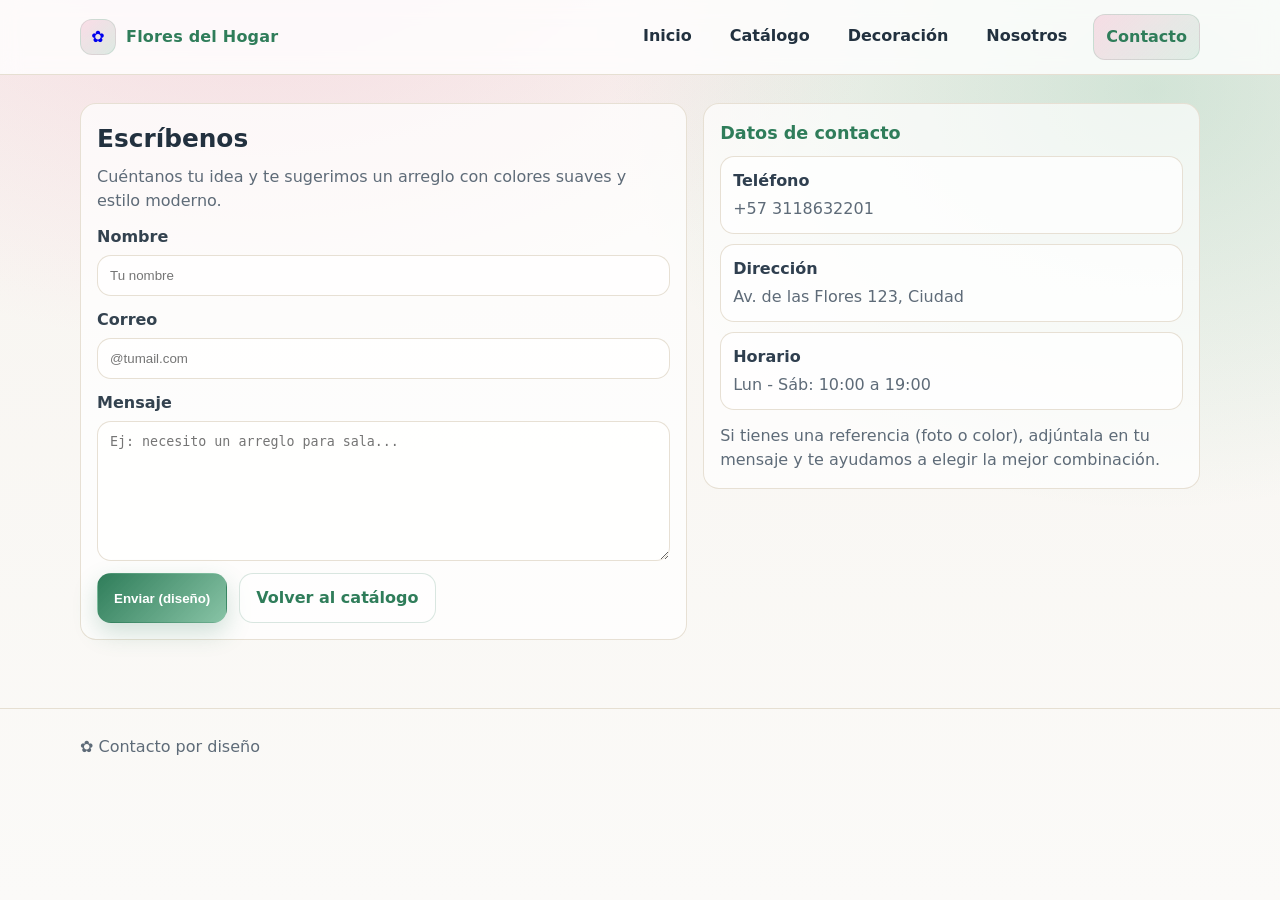
<file: contacto.html>
<!DOCTYPE html>
<html lang="es">
<head>
  <meta charset="UTF-8" />
  <meta name="viewport" content="width=device-width, initial-scale=1" />
  <title>Contacto | Flores del Hogar</title>
  <link rel="stylesheet" href="css/styles.css" />
  <link rel="stylesheet" href="css/animaciones.css" />
</head>
<body>
  <div class="page">
    <header class="site-header">
      <div class="container header-inner">
        <a class="brand" href="index.html" aria-label="Ir a la página principal">
          <span class="brand-mark" aria-hidden="true">✿</span>
          <span class="brand-text">Flores del Hogar</span>
        </a>

        <nav class="nav" aria-label="Menú principal">
          <a class="nav-link" href="index.html">Inicio</a>
          <a class="nav-link" href="catalogo.html">Catálogo</a>
          <a class="nav-link" href="decoracion.html">Decoración</a>
          <a class="nav-link" href="nosotros.html">Nosotros</a>
          <a class="nav-link nav-cta" href="contacto.html" aria-current="page">Contacto</a>
        </nav>
      </div>
    </header>

    <main class="main">
      <section class="section">
        <div class="container">
          <div class="contact-grid">
            <div class="form fade-in" style="--delay: 0ms;">
              <div class="form-head">
                <h2>Escríbenos</h2>
                <p>
                  Cuéntanos tu idea y te sugerimos un arreglo con colores suaves y estilo moderno.
                </p>
              </div>

              <form action="#" method="post" aria-label="Formulario de contacto">
                <div class="field">
                  <label for="nombre">Nombre</label>
                  <input id="nombre" name="nombre" type="text" placeholder="Tu nombre" required />
                </div>

                <div class="field">
                  <label for="correo">Correo</label>
                  <input id="correo" name="correo" type="email" placeholder="@tumail.com" required />
                </div>

                <div class="field">
                  <label for="mensaje">Mensaje</label>
                  <textarea id="mensaje" name="mensaje" placeholder="Ej: necesito un arreglo para sala..." required></textarea>
                </div>

                <div class="form-actions">
                  <button class="btn btn-primary" type="submit">Enviar (diseño)</button>
                  <a class="btn btn-ghost" href="catalogo.html">Volver al catálogo</a>
                </div>
              </form>
            </div>

            <aside class="contact-aside fade-in" style="--delay: 120ms;">
              <h3>Datos de contacto</h3>
              <div class="info-list">
                <div class="info-item">
                  <strong>Teléfono</strong>
                  <span class="muted">+57 3118632201</span>
                </div>

                <div class="info-item">
                  <strong>Dirección</strong>
                  <span class="muted">Av. de las Flores 123, Ciudad</span>
                </div>

                <div class="info-item">
                  <strong>Horario</strong>
                  <span class="muted">Lun - Sáb: 10:00 a 19:00</span>
                </div>
              </div>

              <div style="margin-top: 14px;">
                <p class="muted">
                  Si tienes una referencia (foto o color), adjúntala en tu mensaje y te ayudamos a
                  elegir la mejor combinación.
                </p>
              </div>
            </aside>
          </div>
        </div>
      </section>
    </main>

    <footer class="footer">
      <div class="container footer-inner">
        <p class="muted" aria-hidden="true">✿ Contacto por diseño</p>
      </div>
    </footer>
  </div>
</body>
</html>
</file>
<file: css/styles.css>
* {
  margin: 0;
  padding: 0;
  box-sizing: border-box;
}

:root {
  --bg: #f7f4ef;
  --surface: #ffffffcc;
  --text: #22313f;
  --muted: #5e6b78;

  --rose: #f3a6c2;
  --rose-2: #f8c6d9;
  --green: #7bbd9c;
  --green-2: #dff3ea;
  --leaf: #2f7d5a;

  --border: #e6dfd2;
  --shadow: 0 10px 30px rgba(34, 49, 63, 0.12);

  --radius: 16px;
  --radius-sm: 12px;

  --container: 1120px;
}

html, body {
  height: 100%;
}

body {
  background:
    radial-gradient(1200px 800px at 20% -10%, rgba(243, 166, 194, 0.35), transparent 55%),
    radial-gradient(900px 700px at 90% 10%, rgba(123, 189, 156, 0.30), transparent 60%),
    linear-gradient(180deg, var(--bg), #fbfaf8);
  color: var(--text);
  font-family: ui-sans-serif, system-ui, -apple-system, Segoe UI, Roboto, Helvetica, Arial, "Apple Color Emoji",
    "Segoe UI Emoji";
  line-height: 1.5;
}


.page {
  min-height: 100%;
}

.container {
  width: min(var(--container), 92vw);
  margin: 0 auto;
}

.main {
  padding-bottom: 40px;
}


.site-header {
  position: sticky;
  top: 0;
  z-index: 50;
  background: var(--surface);
  backdrop-filter: blur(10px);
  border-bottom: 1px solid var(--border);
}

.header-inner {
  display: flex;
  align-items: center;
  justify-content: space-between;
  gap: 18px;
  padding: 14px 0;
}

.brand {
  display: inline-flex;
  align-items: center;
  gap: 10px;
  text-decoration: none;
}

.brand-mark {
  width: 36px;
  height: 36px;
  display: inline-flex;
  align-items: center;
  justify-content: center;
  border-radius: 12px;
  background: linear-gradient(135deg, rgba(243, 166, 194, 0.35), rgba(123, 189, 156, 0.25));
  border: 1px solid rgba(47, 125, 90, 0.12);
}

.brand-text {
  font-weight: 800;
  letter-spacing: 0.2px;
  color: var(--leaf);
}

.nav {
  display: flex;
  gap: 14px;
  flex-wrap: wrap;
  justify-content: flex-end;
}

.nav-link {
  text-decoration: none;
  color: var(--text);
  font-weight: 650;
  padding: 10px 12px;
  border-radius: 12px;
}

.nav-link:hover {
  background: rgba(123, 189, 156, 0.16);
  color: var(--leaf);
  transform: translateY(-1px);
}

.nav-link[aria-current="page"] {
  border: 1px solid rgba(47, 125, 90, 0.14);
  color: var(--leaf);
}

.nav-link[aria-current="page"]:hover {
  transform: translateY(-1px);
}

.nav-cta {
  background: linear-gradient(135deg, rgba(243, 166, 194, 0.35), rgba(123, 189, 156, 0.20));
  border: 1px solid rgba(47, 125, 90, 0.12);
}


.hero {
  padding: 34px 0 10px;
}

.hero-grid {
  display: grid;
  grid-template-columns: 1.2fr 0.8fr;
  gap: 22px;
  align-items: center;
}

.title {
  font-size: clamp(28px, 3vw, 44px);
  line-height: 1.1;
  margin-bottom: 14px;
}

.subtitle {
  color: var(--muted);
  font-size: 1.05rem;
  margin-bottom: 18px;
}

.hero-actions {
  display: flex;
  gap: 12px;
  flex-wrap: wrap;
}

.hero-benefits {
  margin-top: 18px;
  display: grid;
  gap: 10px;
}

.hero-benefits li {
  list-style: none;
  position: relative;
  padding-left: 26px;
  color: var(--muted);
}

.hero-benefits li::before {
  content: "✔";
  position: absolute;
  left: 0;
  top: 0;
  color: var(--leaf);
}

.hero-image {
  width: 100%;
  height: 420px;
  object-fit: cover;
  border-radius: var(--radius);
  box-shadow: var(--shadow);
  border: 1px solid rgba(230, 223, 210, 0.9);
  transform-origin: center;
}

.hero-image:hover {
  transform: scale(1.01);
}


.section {
  padding: 28px 0;
}

.section-head {
  margin-bottom: 16px;
  max-width: 720px;
}

.section-title {
  font-size: clamp(20px, 2.2vw, 28px);
  margin-bottom: 6px;
}

.section-desc {
  color: var(--muted);
}

.cta {
  padding: 34px 0 52px;
}

.cta-inner {
  display: flex;
  justify-content: space-between;
  align-items: center;
  gap: 18px;
  padding: 18px 18px;
  border-radius: var(--radius);
  border: 1px solid var(--border);
  background:
    linear-gradient(135deg, rgba(243, 166, 194, 0.18), rgba(123, 189, 156, 0.12)),
    rgba(255, 255, 255, 0.65);
  box-shadow: 0 8px 22px rgba(34, 49, 63, 0.08);
}

.cta-title {
  font-size: 1.35rem;
  margin-bottom: 6px;
}

.cta-desc {
  color: var(--muted);
}

.btn {
  display: inline-flex;
  align-items: center;
  justify-content: center;
  gap: 10px;
  padding: 12px 16px;
  border-radius: 14px;
  text-decoration: none;
  font-weight: 760;
  border: 1px solid transparent;
  cursor: pointer;
  user-select: none;
}

.btn:focus-visible {
  outline: 3px solid rgba(123, 189, 156, 0.45);
  outline-offset: 2px;
}

.btn-primary {
  background: linear-gradient(135deg, rgba(47, 125, 90, 1), rgba(123, 189, 156, 0.9));
  color: #fff;
  box-shadow: 0 10px 24px rgba(47, 125, 90, 0.22);
}

.btn-primary:hover {
  transform: translateY(-2px);
  box-shadow: 0 16px 34px rgba(47, 125, 90, 0.28);
}

.btn-ghost {
  background: rgba(255, 255, 255, 0.55);
  border-color: rgba(47, 125, 90, 0.18);
  color: var(--leaf);
}

.btn-ghost:hover {
  transform: translateY(-2px);
  background: rgba(255, 255, 255, 0.82);
}

.btn-small {
  padding: 10px 12px;
  border-radius: 12px;
  font-size: 0.95rem;
}


.grid {
  display: grid;
}

.cards {
  grid-template-columns: repeat(3, minmax(0, 1fr));
  gap: 16px;
}

.card {
  background: rgba(255, 255, 255, 0.72);
  border: 1px solid rgba(230, 223, 210, 0.95);
  border-radius: var(--radius);
  overflow: hidden;
  box-shadow: 0 8px 22px rgba(34, 49, 63, 0.07);
}

.card img {
  width: 100%;
  height: 200px;
  object-fit: cover;
}

.card-body {
  padding: 14px 14px 10px;
}

.card-body h3 {
  font-size: 1.05rem;
  margin-bottom: 8px;
}

.price {
  font-weight: 900;
  color: var(--leaf);
  margin-bottom: 6px;
}

.muted {
  color: var(--muted);
}

.card-footer {
  padding: 0 14px 14px;
}

.card:hover {
  transform: translateY(-6px);
  box-shadow: 0 18px 40px rgba(34, 49, 63, 0.14);
  border-color: rgba(47, 125, 90, 0.25);
}

.card:hover img {
  transform: scale(1.04);
}


.catalogo-tools {
  display: flex;
  justify-content: space-between;
  gap: 12px;
  flex-wrap: wrap;
  margin: 8px 0 16px;
}

.pill {
  display: inline-flex;
  align-items: center;
  gap: 8px;
  padding: 10px 12px;
  border: 1px solid rgba(230, 223, 210, 0.95);
  background: rgba(255, 255, 255, 0.65);
  border-radius: 999px;
  color: var(--muted);
  font-weight: 650;
}


.decor-grid {
  grid-template-columns: repeat(3, minmax(0, 1fr));
  gap: 16px;
}

.decor-item {
  padding: 0;
}

.decor-media {
  position: relative;
}

.decor-media::after {
  content: "";
  position: absolute;
  inset: 0;
  background: linear-gradient(180deg, transparent 45%, rgba(34, 49, 63, 0.10));
  pointer-events: none;
}

.decor-item img {
  height: 230px;
}

.decor-text {
  padding: 14px 14px 16px;
}

.decor-text h3 {
  margin-bottom: 6px;
  font-size: 1.05rem;
}

.about-grid {
  display: grid;
  grid-template-columns: 1fr 1fr;
  gap: 18px;
  align-items: start;
}

.about-image img {
  width: 100%;
  height: 420px;
  object-fit: cover;
  border-radius: var(--radius);
  box-shadow: var(--shadow);
  border: 1px solid rgba(230, 223, 210, 0.9);
}

.about-box {
  background: rgba(255, 255, 255, 0.68);
  border: 1px solid rgba(230, 223, 210, 0.95);
  border-radius: var(--radius);
  padding: 16px;
}

.about-box h2 {
  font-size: 1.6rem;
  margin-bottom: 10px;
}

.about-box p {
  color: var(--muted);
  margin-bottom: 14px;
}

.two-col {
  display: grid;
  grid-template-columns: 1fr 1fr;
  gap: 12px;
}

.mini-card {
  background: rgba(255, 255, 255, 0.7);
  border: 1px solid rgba(230, 223, 210, 0.95);
  border-radius: var(--radius-sm);
  padding: 14px;
}

.mini-card:hover {
  transform: translateY(-4px);
  box-shadow: 0 18px 40px rgba(34, 49, 63, 0.12);
}

.mini-card h3 {
  margin-bottom: 6px;
  color: var(--leaf);
}


.contact-grid {
  display: grid;
  grid-template-columns: 1.1fr 0.9fr;
  gap: 16px;
  align-items: start;
}

.form {
  background: rgba(255, 255, 255, 0.70);
  border: 1px solid rgba(230, 223, 210, 0.95);
  border-radius: var(--radius);
  padding: 16px;
}

.form-head {
  margin-bottom: 10px;
}

.form-head h2 {
  font-size: 1.55rem;
  margin-bottom: 8px;
}

.form-head p {
  color: var(--muted);
}

.field {
  display: grid;
  gap: 6px;
  margin: 12px 0;
}

label {
  font-weight: 720;
  color: #33424f;
}

input, textarea {
  width: 100%;
  border-radius: 14px;
  border: 1px solid rgba(230, 223, 210, 0.95);
  padding: 12px 12px;
  background: rgba(255, 255, 255, 0.75);
  color: var(--text);
}

textarea {
  resize: vertical;
  min-height: 140px;
}

input:focus, textarea:focus {
  outline: none;
  border-color: rgba(47, 125, 90, 0.35);
  box-shadow: 0 0 0 4px rgba(123, 189, 156, 0.22);
}

.contact-aside {
  background: rgba(255, 255, 255, 0.65);
  border: 1px solid rgba(230, 223, 210, 0.95);
  border-radius: var(--radius);
  padding: 16px;
}

.contact-aside h3 {
  color: var(--leaf);
  font-size: 1.1rem;
  margin-bottom: 10px;
}

.info-list {
  display: grid;
  gap: 10px;
}

.info-item {
  padding: 12px;
  border-radius: 14px;
  border: 1px solid rgba(230, 223, 210, 0.95);
  background: rgba(255, 255, 255, 0.72);
}

.info-item strong {
  display: block;
  margin-bottom: 4px;
  color: #2f3f4f;
}

.form-actions {
  margin-top: 12px;
  display: flex;
  gap: 12px;
  flex-wrap: wrap;
}


.footer {
  padding: 26px 0 40px;
  border-top: 1px solid var(--border);
}

.footer-inner {
  display: flex;
  justify-content: space-between;
  align-items: center;
  gap: 12px;
  flex-wrap: wrap;
}

@media (max-width: 980px) {
  .hero-grid {
    grid-template-columns: 1fr;
  }

  .hero-image {
    height: 320px;
  }

  .cards {
    grid-template-columns: repeat(2, minmax(0, 1fr));
  }

  .decor-grid {
    grid-template-columns: repeat(2, minmax(0, 1fr));
  }

  .about-grid {
    grid-template-columns: 1fr;
  }

  .about-image img {
    height: 320px;
  }

  .contact-grid {
    grid-template-columns: 1fr;
  }
}

@media (max-width: 640px) {
  .header-inner {
    flex-direction: column;
    align-items: flex-start;
  }

  .cards {
    grid-template-columns: 1fr;
  }

  .decor-grid {
    grid-template-columns: 1fr;
  }

  .two-col {
    grid-template-columns: 1fr;
  }

  .cta-inner {
    flex-direction: column;
    align-items: flex-start;
  }
}
</file>
<file: css/animaciones.css>
.fade-in {
  animation: fadeIn 700ms ease both;
  animation-delay: var(--delay, 0ms);
}

@keyframes fadeIn {
  from {
    opacity: 0;
    transform: translateY(10px);
  }
  to {
    opacity: 1;
    transform: translateY(0);
  }
}

.nav-link {
  transition: background 200ms ease, color 200ms ease, transform 200ms ease;
}

.btn {
  transition: transform 180ms ease, box-shadow 180ms ease, background 180ms ease,
    border-color 180ms ease;
}

.hero-image {
  transition: transform 350ms ease;
}

.card {
  transition: transform 220ms ease, box-shadow 220ms ease, border-color 220ms ease;
}

.card img {
  transition: transform 320ms ease;
}

.mini-card {
  transition: transform 220ms ease, box-shadow 220ms ease;
}

input, textarea {
  transition: border-color 180ms ease, box-shadow 180ms ease, transform 180ms ease;
}
</file>
